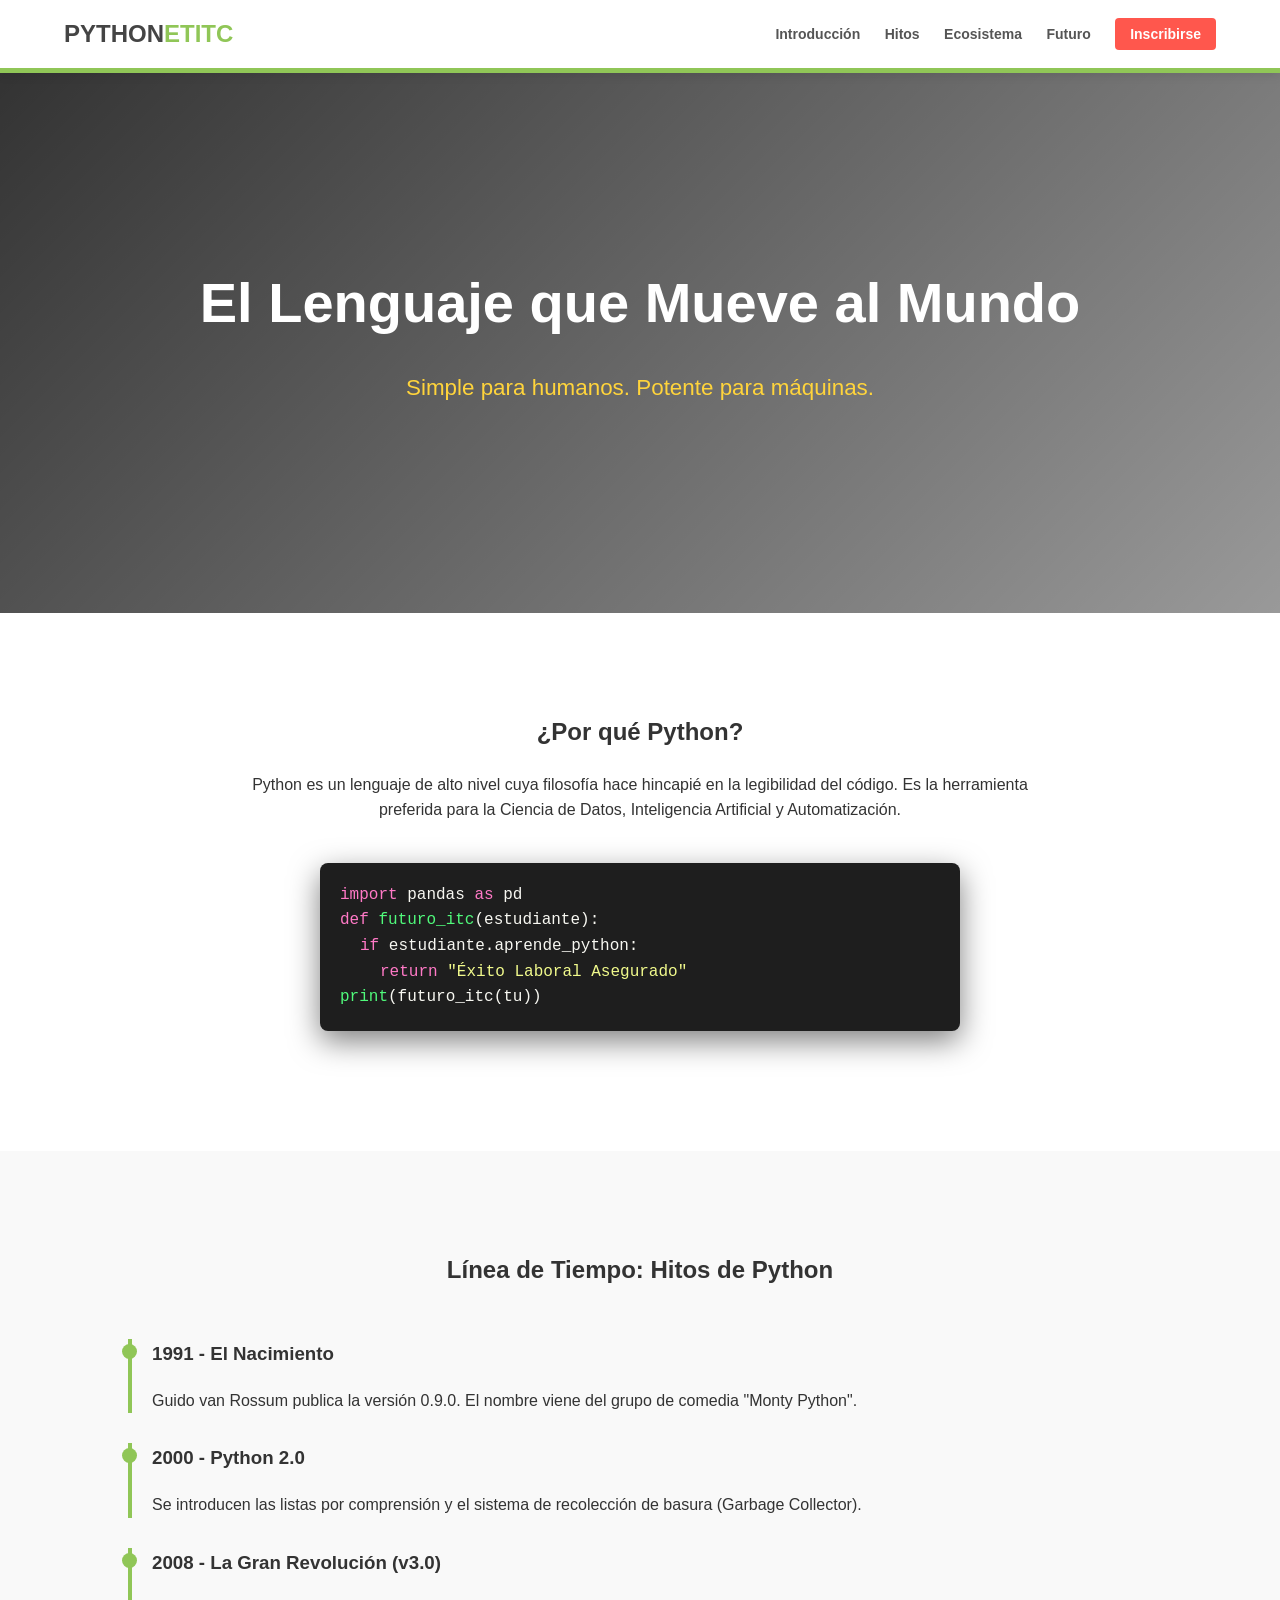
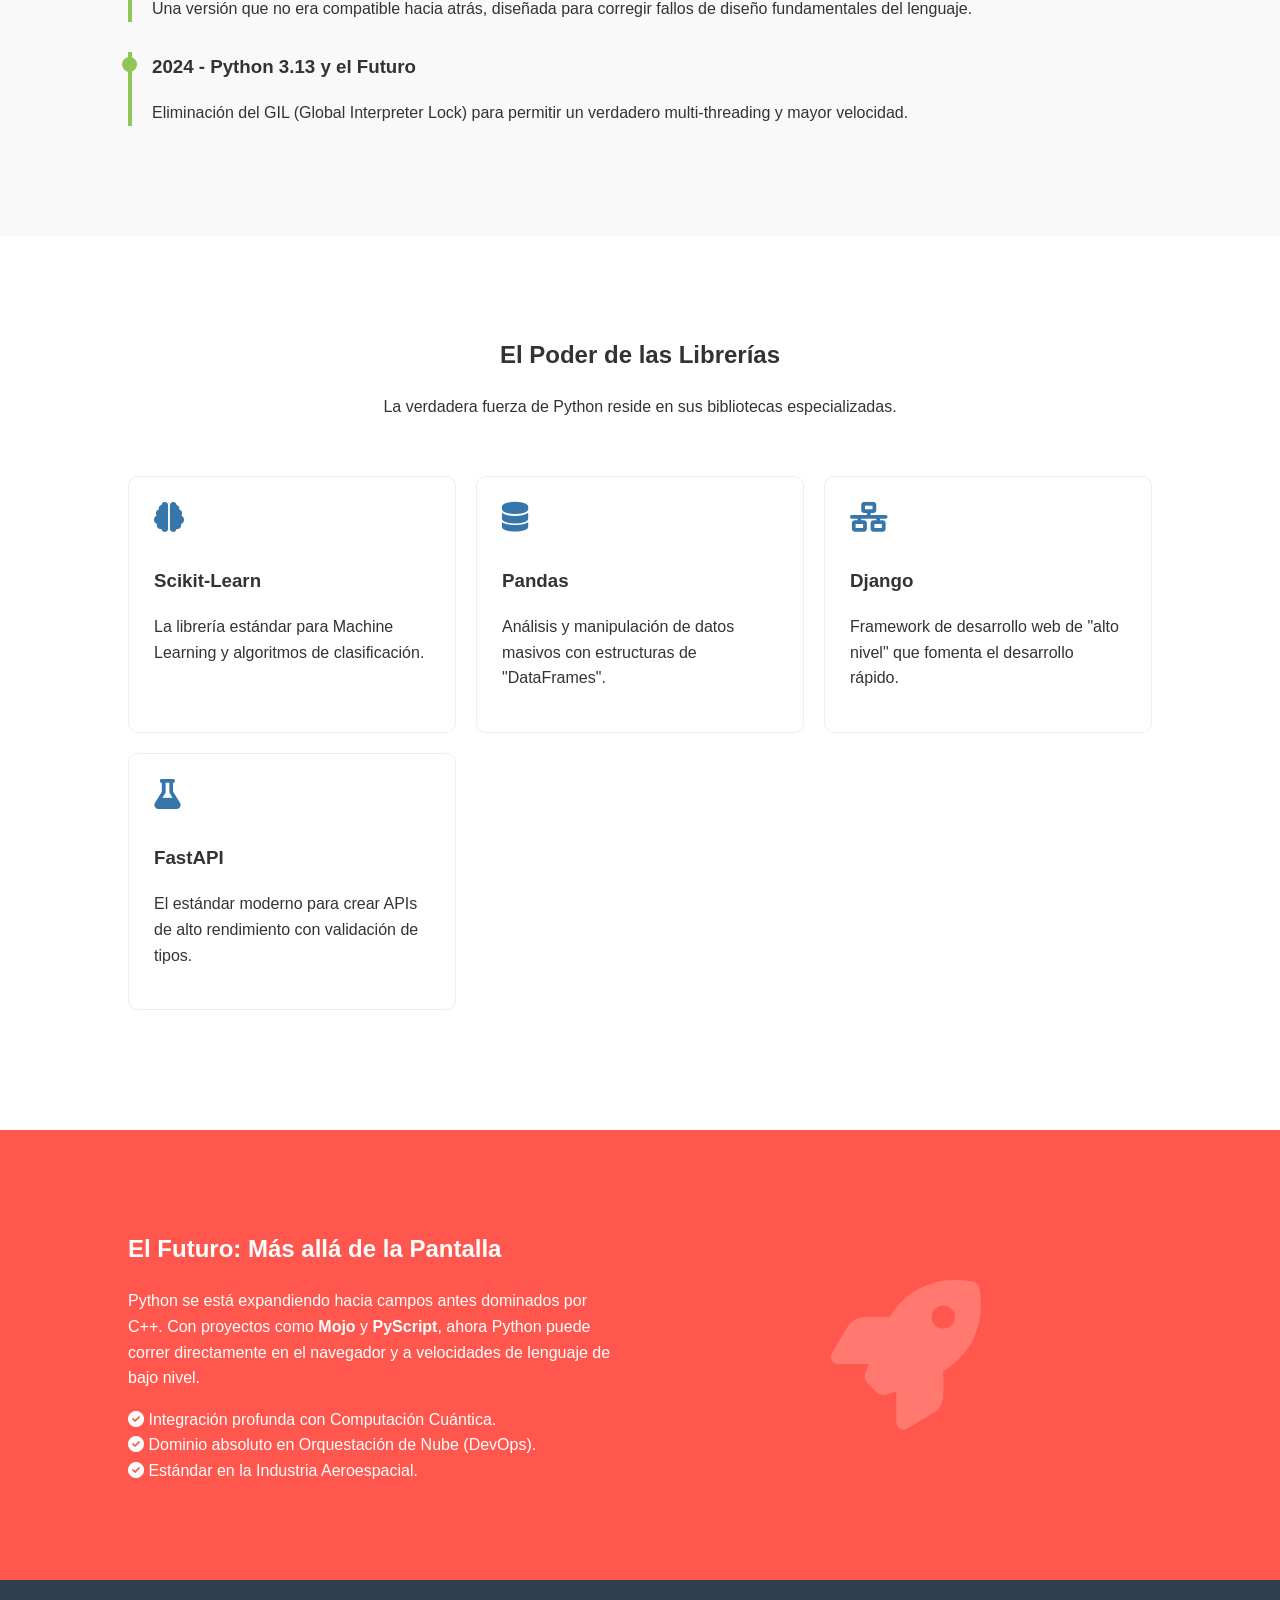
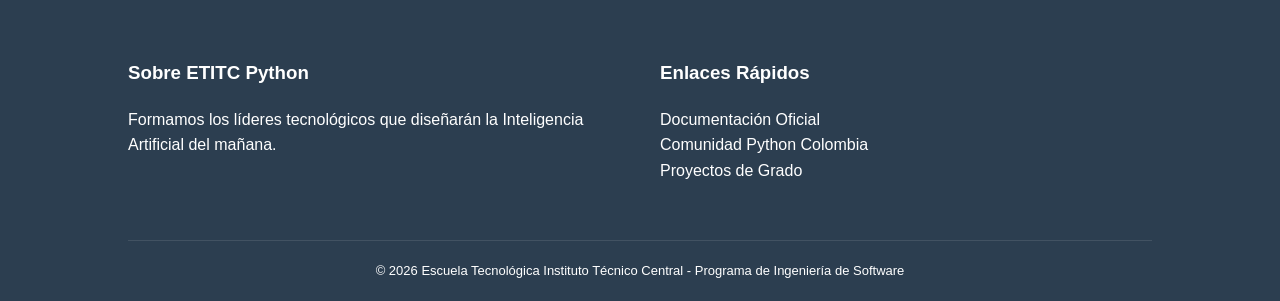
<file: oneFileWebPage/indexOnlyFile.html>
<!DOCTYPE html>
<html lang="es">
<head>
    <meta charset="UTF-8">
    <meta name="viewport" content="width=device-width, initial-scale=1.0">
    <title>Python Universe – ETITC Advanced Learning</title>
    <link rel="stylesheet" href="https://cdnjs.cloudflare.com/ajax/libs/font-awesome/6.0.0/css/all.min.css">
    <style>
        :root {
            --etitc-green: #90c657;
            --etitc-red: #ff574d;
            --python-blue: #3776ab;
            --python-yellow: #ffd43b;
            --dark-bg: #1e1e1e;
        }

        body { font-family: 'Segoe UI', Arial, sans-serif; margin: 0; color: #333; line-height: 1.6; scroll-behavior: smooth; }

        /* Header Dinámico */
        header { background: #fff; border-bottom: 5px solid var(--etitc-green); padding: 15px 5%; display: flex; justify-content: space-between; align-items: center; position: sticky; top: 0; z-index: 1000; box-shadow: 0 2px 10px rgba(0,0,0,0.1); }
        .logo { font-size: 24px; font-weight: bold; color: #444; }
        .logo span { color: var(--etitc-green); }
        
        nav a { text-decoration: none; color: #555; font-weight: 600; margin-left: 20px; font-size: 14px; transition: 0.3s; }
        nav a:hover { color: var(--etitc-green); }

        /* Hero Mejorado */
        .hero { 
            background: linear-gradient(135deg, rgba(0,0,0,0.8) 0%, rgba(0,0,0,0.4) 100%), url('https://images.unsplash.com/photo-1515879218367-8466d910aaa4?auto=format&fit=crop&w=1350&q=80');
            height: 60vh; background-size: cover; display: flex; align-items: center; justify-content: center; color: white; text-align: center;
        }

        /* Sección de Hitos - Timeline */
        .timeline { padding: 80px 10%; background: #f9f9f9; }
        .milestone { border-left: 4px solid var(--etitc-green); padding-left: 20px; margin-bottom: 30px; position: relative; }
        .milestone::before { content: ''; width: 15px; height: 15px; background: var(--etitc-green); position: absolute; left: -10px; border-radius: 50%; top: 5px; }

        /* Simulación de Terminal de Código */
        .code-window {
            background: var(--dark-bg); color: #f8f8f2; border-radius: 8px; padding: 20px;
            font-family: 'Courier New', Courier, monospace; box-shadow: 0 10px 30px rgba(0,0,0,0.5);
            max-width: 600px; margin: 40px auto; text-align: left;
        }
        .code-keyword { color: #ff79c6; }
        .code-func { color: #50fa7b; }
        .code-string { color: #f1fa8c; }

        /* Grid de Ecosistema */
        .ecosystem-grid { display: grid; grid-template-columns: repeat(auto-fit, minmax(250px, 1fr)); gap: 20px; padding: 40px 0; }
        .lib-card { background: white; padding: 25px; border-radius: 10px; border: 1px solid #eee; transition: 0.3s; }
        .lib-card:hover { transform: translateY(-5px); border-color: var(--etitc-green); }
        .lib-card i { font-size: 30px; color: var(--python-blue); margin-bottom: 15px; }

        /* Footer */
        footer { background: #2c3e50; color: white; padding: 60px 10% 20px; }
        .btn-cta { background: var(--etitc-green); color: white; padding: 15px 35px; border-radius: 50px; text-decoration: none; font-weight: bold; display: inline-block; margin-top: 20px; }
    </style>
</head>
<body>

    <header>
        <div class="logo">PYTHON<span>ETITC</span></div>
        <nav>
            <a href="#intro">Introducción</a>
            <a href="#hitos">Hitos</a>
            <a href="#librerias">Ecosistema</a>
            <a href="#futuro">Futuro</a>
            <a href="#" style="background: var(--etitc-red); color: white; padding: 8px 15px; border-radius: 4px;">Inscribirse</a>
        </nav>
    </header>

    <section class="hero">
        <div>
            <h1 style="font-size: 3.5em; margin: 0;">El Lenguaje que Mueve al Mundo</h1>
            <p style="font-size: 1.4em; color: var(--python-yellow);">Simple para humanos. Potente para máquinas.</p>
        </div>
    </section>

    <section id="intro" style="padding: 80px 10%; text-align: center;">
        <h2>¿Por qué Python?</h2>
        <p style="max-width: 800px; margin: 0 auto;">Python es un lenguaje de alto nivel cuya filosofía hace hincapié en la legibilidad del código. Es la herramienta preferida para la Ciencia de Datos, Inteligencia Artificial y Automatización.</p>
        
        <div class="code-window">
            <div><span class="code-keyword">import</span> pandas <span class="code-keyword">as</span> pd</div>
            <div><span class="code-keyword">def</span> <span class="code-func">futuro_itc</span>(estudiante):</div>
            <div style="padding-left: 20px;"><span class="code-keyword">if</span> estudiante.aprende_python:</div>
            <div style="padding-left: 40px;"><span class="code-keyword">return</span> <span class="code-string">"Éxito Laboral Asegurado"</span></div>
            <div><span class="code-func">print</span>(futuro_itc(tu))</div>
        </div>
    </section>

    <section id="hitos" class="timeline">
        <h2 style="text-align: center; margin-bottom: 50px;">Línea de Tiempo: Hitos de Python</h2>
        <div class="milestone">
            <h3>1991 - El Nacimiento</h3>
            <p>Guido van Rossum publica la versión 0.9.0. El nombre viene del grupo de comedia "Monty Python".</p>
        </div>
        <div class="milestone">
            <h3>2000 - Python 2.0</h3>
            <p>Se introducen las listas por comprensión y el sistema de recolección de basura (Garbage Collector).</p>
        </div>
        <div class="milestone">
            <h3>2008 - La Gran Revolución (v3.0)</h3>
            <p>Una versión que no era compatible hacia atrás, diseñada para corregir fallos de diseño fundamentales del lenguaje.</p>
        </div>
        <div class="milestone">
            <h3>2024 - Python 3.13 y el Futuro</h3>
            <p>Eliminación del GIL (Global Interpreter Lock) para permitir un verdadero multi-threading y mayor velocidad.</p>
        </div>
    </section>

    <section id="librerias" style="padding: 80px 10%;">
        <h2 style="text-align: center;">El Poder de las Librerías</h2>
        <p style="text-align: center;">La verdadera fuerza de Python reside en sus bibliotecas especializadas.</p>
        <div class="ecosystem-grid">
            <div class="lib-card">
                <i class="fas fa-brain"></i>
                <h3>Scikit-Learn</h3>
                <p>La librería estándar para Machine Learning y algoritmos de clasificación.</p>
            </div>
            <div class="lib-card">
                <i class="fas fa-database"></i>
                <h3>Pandas</h3>
                <p>Análisis y manipulación de datos masivos con estructuras de "DataFrames".</p>
            </div>
            <div class="lib-card">
                <i class="fas fa-network-wired"></i>
                <h3>Django</h3>
                <p>Framework de desarrollo web de "alto nivel" que fomenta el desarrollo rápido.</p>
            </div>
            <div class="lib-card">
                <i class="fas fa-flask"></i>
                <h3>FastAPI</h3>
                <p>El estándar moderno para crear APIs de alto rendimiento con validación de tipos.</p>
            </div>
        </div>
    </section>

    <section id="futuro" style="padding: 80px 10%; background: var(--etitc-red); color: white;">
        <div style="display: flex; flex-wrap: wrap; align-items: center; gap: 40px;">
            <div style="flex: 1; min-width: 300px;">
                <h2>El Futuro: Más allá de la Pantalla</h2>
                <p>Python se está expandiendo hacia campos antes dominados por C++. Con proyectos como <strong>Mojo</strong> y <strong>PyScript</strong>, ahora Python puede correr directamente en el navegador y a velocidades de lenguaje de bajo nivel.</p>
                <ul style="list-style: none; padding: 0;">
                    <li><i class="fas fa-check-circle"></i> Integración profunda con Computación Cuántica.</li>
                    <li><i class="fas fa-check-circle"></i> Dominio absoluto en Orquestación de Nube (DevOps).</li>
                    <li><i class="fas fa-check-circle"></i> Estándar en la Industria Aeroespacial.</li>
                </ul>
            </div>
            <div style="flex: 1; text-align: center;">
                <i class="fas fa-rocket" style="font-size: 150px; opacity: 0.2;"></i>
            </div>
        </div>
    </section>

    <footer>
        <div style="display: grid; grid-template-columns: repeat(auto-fit, minmax(200px, 1fr)); gap: 40px; margin-bottom: 40px;">
            <div>
                <h3>Sobre ETITC Python</h3>
                <p>Formamos los líderes tecnológicos que diseñarán la Inteligencia Artificial del mañana.</p>
            </div>
            <div>
                <h3>Enlaces Rápidos</h3>
                <ul style="list-style: none; padding: 0;">
                    <li>Documentación Oficial</li>
                    <li>Comunidad Python Colombia</li>
                    <li>Proyectos de Grado</li>
                </ul>
            </div>
        </div>
        <div style="border-top: 1px solid rgba(255,255,255,0.1); padding-top: 20px; text-align: center; font-size: 13px;">
            © 2026 Escuela Tecnológica Instituto Técnico Central - Programa de Ingeniería de Software
        </div>
    </footer>

</body>
</html>
</file>
